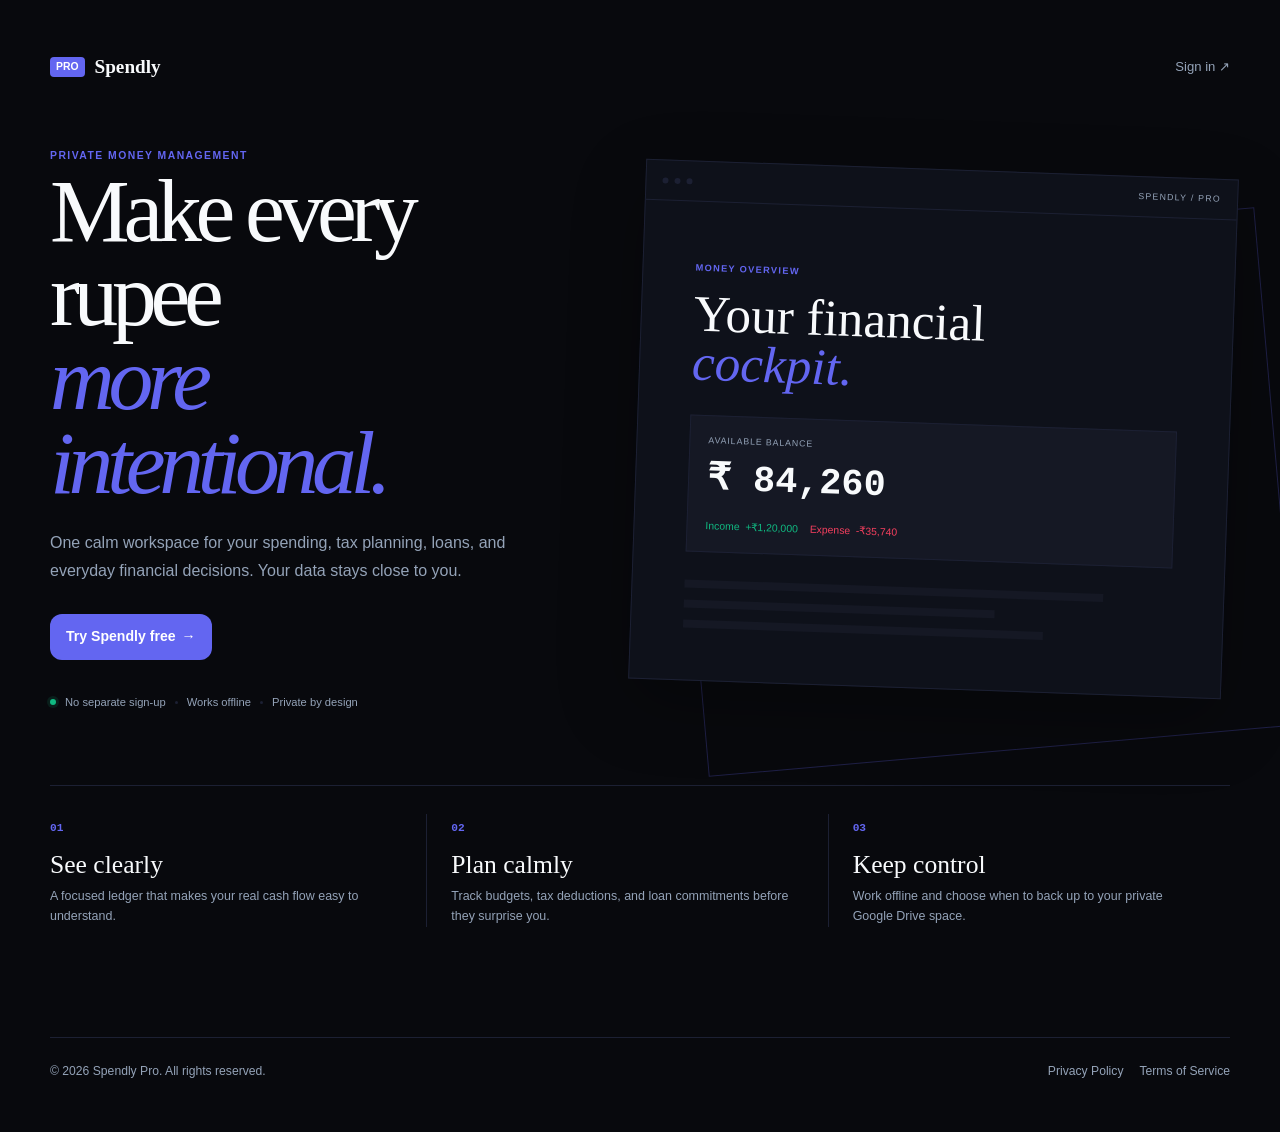
<file: index.html>
<!DOCTYPE html>
<html lang="en">
<head>
  <meta charset="UTF-8">
  <meta name="viewport" content="width=device-width, initial-scale=1.0, viewport-fit=cover">
  <meta name="theme-color" content="#08090d">
  <meta name="description" content="Spendly Pro is a private personal finance, tax, and commitments workspace.">
  <link rel="manifest" href="manifest.json">
  <link rel="stylesheet" href="css/styles.css?v=3.2.0">
  <title>Spendly Pro | Private money management</title>
</head>
<body class="marketing-body">
  <main class="marketing-page">
    <nav class="marketing-nav" aria-label="Marketing navigation">
      <a class="marketing-brand" href="index.html"><span class="brand-badge">PRO</span><strong>Spendly</strong></a>
      <a class="marketing-signin" href="login.html">Sign in <span>↗</span></a>
    </nav>
    <section class="marketing-hero" aria-labelledby="marketing-title">
      <div class="marketing-copy">
        <span class="eyebrow">PRIVATE MONEY MANAGEMENT</span>
        <h1 id="marketing-title">Make every rupee<br><em>more intentional.</em></h1>
        <p>One calm workspace for your spending, tax planning, loans, and everyday financial decisions. Your data stays close to you.</p>
        <div class="marketing-actions">
          <a class="btn-primary marketing-cta" href="login.html">Try Spendly free <span>→</span></a>
        </div>
        <div class="marketing-proof"><span class="status-dot"></span><span>No separate sign-up</span><span class="proof-divider"></span><span>Works offline</span><span class="proof-divider"></span><span>Private by design</span></div>
      </div>
      <div class="marketing-visual" aria-label="Spendly dashboard preview">
        <div class="preview-window">
          <div class="preview-top"><span class="preview-dot"></span><span class="preview-dot"></span><span class="preview-dot"></span><span class="preview-label">SPENDLY / PRO</span></div>
          <div class="preview-body"><span class="preview-eyebrow">MONEY OVERVIEW</span><strong>Your financial<br><em>cockpit.</em></strong><div class="preview-balance"><small>AVAILABLE BALANCE</small><b>₹ 84,260</b><div><span>Income&nbsp; +₹1,20,000</span><span>Expense&nbsp; -₹35,740</span></div></div><div class="preview-lines"><i></i><i></i><i></i></div></div>
        </div>
      </div>
    </section>
    <section class="marketing-features" aria-label="Spendly features">
      <article><span class="feature-number">01</span><h2>See clearly</h2><p>A focused ledger that makes your real cash flow easy to understand.</p></article>
      <article><span class="feature-number">02</span><h2>Plan calmly</h2><p>Track budgets, tax deductions, and loan commitments before they surprise you.</p></article>
      <article><span class="feature-number">03</span><h2>Keep control</h2><p>Work offline and choose when to back up to your private Google Drive space.</p></article>
    </section>
    
    <footer style="display: flex; justify-content: space-between; align-items: center; padding: 24px 0; border-top: 1px solid var(--border); margin-top: 40px; font-size: 0.76rem; color: var(--text-muted); flex-wrap: wrap; gap: 12px;">
      <span>© 2026 Spendly Pro. All rights reserved.</span>
      <div style="display: flex; gap: 16px;">
        <a href="privacy.html" style="color: inherit; text-decoration: none; transition: color var(--transition);">Privacy Policy</a>
        <a href="terms.html" style="color: inherit; text-decoration: none; transition: color var(--transition);">Terms of Service</a>
      </div>
    </footer>
  </main>
  <script>
    if ('serviceWorker' in navigator) {
      navigator.serviceWorker.register('sw.js?v=3.2.0')
        .then(reg => console.info('[Spendly:PWA] Service Worker registered successfully with scope:', reg.scope))
        .catch(err => console.error('[Spendly:PWA] Service Worker registration failed:', err));
    }
  </script>
</body>
</html>
</file>
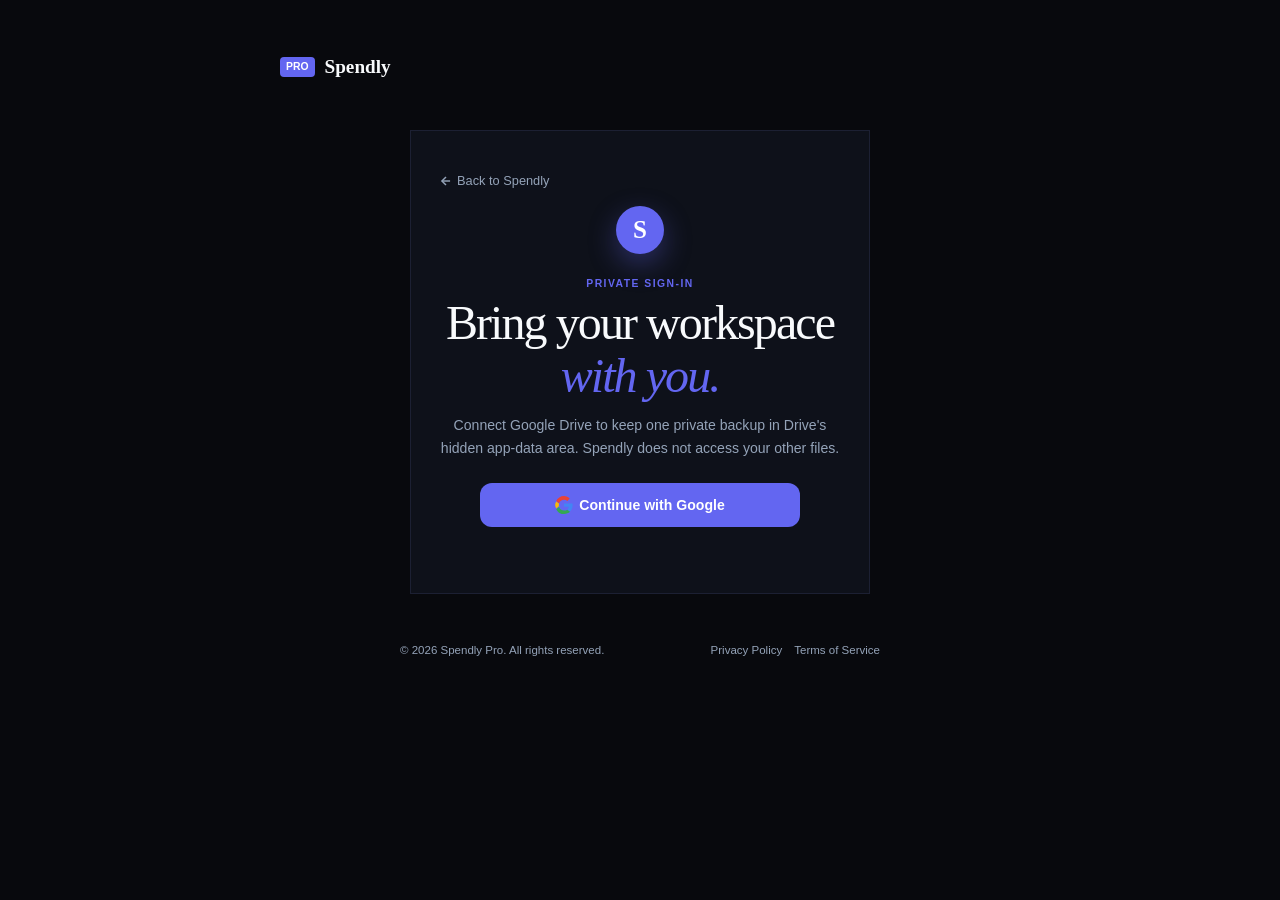
<file: login.html>
<!DOCTYPE html>
<html lang="en">
<head>
  <meta charset="UTF-8">
  <meta name="viewport" content="width=device-width, initial-scale=1.0, viewport-fit=cover">
  <meta name="theme-color" content="#08090d">
  <meta name="google-client-id" content="457752528049-p2o4m3ip72v5fl96u9glau80opr1nl8j.apps.googleusercontent.com">
  <link rel="manifest" href="manifest.json">
  <link rel="stylesheet" href="css/styles.css?v=3.2.0">
  <title>Sign in | Spendly Pro</title>
</head>
<body class="marketing-body">
  <main class="auth-page">
    <!-- Brand navigation header -->
    <nav class="marketing-nav" aria-label="Authentication navigation">
      <a class="marketing-brand" href="index.html"><span class="brand-badge">PRO</span><strong>Spendly</strong></a>
    </nav>
    
    <!-- Centered login card container -->
    <div class="auth-container">
      <section class="auth-panel" aria-labelledby="auth-title">
        <a class="back-link" href="index.html">
          <svg viewBox="0 0 24 24" width="14" height="14" stroke="currentColor" stroke-width="2.5" fill="none"><line x1="19" y1="12" x2="5" y2="12"/><polyline points="12 19 5 12 12 5"/></svg>
          <span>Back to Spendly</span>
        </a>
        
        <span class="welcome-mark">S</span>
        <span class="eyebrow">PRIVATE SIGN-IN</span>
        <h1 id="auth-title">Bring your workspace<br><em>with you.</em></h1>
        <p>Connect Google Drive to keep one private backup in Drive's hidden app-data area. Spendly does not access your other files.</p>
        
        <div class="auth-actions" style="justify-content: center;">
          <!-- Premium authentic Google Login Button -->
          <button class="btn-primary auth-google" onclick="signInWithGoogle()" style="max-width: 320px; margin: 0 auto;">
            <svg class="google-logo-svg" viewBox="0 0 24 24" width="18" height="18">
              <path fill="#ea4335" d="M12 5.04c1.7 0 3.2.6 4.4 1.7l3.3-3.3C17.7 1.5 15 0 12 0 7.3 0 3.4 2.7 1.6 6.6l3.9 3c.9-2.7 3.4-4.56 6.5-4.56z"/>
              <path fill="#4285f4" d="M23.5 12.3c0-.8-.1-1.7-.2-2.3H12v4.4h6.5c-.3 1.5-1.1 2.8-2.4 3.7l3.7 2.9c2.2-2 3.7-5 3.7-8.7z"/>
              <path fill="#fbbc05" d="M5.5 14.4c-.2-.6-.4-1.3-.4-2s.2-1.4.4-2l-3.9-3C.8 8.8.2 10.3.2 12c0 1.7.6 3.2 1.4 4.6l3.9-3.2z"/>
              <path fill="#34a853" d="M12 24c3.2 0 6-1.1 8-2.9l-3.7-2.9c-1.1.7-2.5 1.2-4.3 1.2-3.1 0-5.6-1.9-6.5-4.6l-3.9 3c1.8 3.9 5.7 6.6 10.4 6.6z"/>
            </svg>
            <span>Continue with Google</span>
          </button>
        </div>
        
        <div id="auth-status" class="welcome-auth-status" role="status" aria-live="polite"></div>
      </section>
    </div>
    <footer style="width: 100%; max-width: 480px; margin: 24px auto 0; display: flex; justify-content: space-between; align-items: center; font-size: 0.72rem; color: var(--text-muted);">
      <span>© 2026 Spendly Pro. All rights reserved.</span>
      <div style="display: flex; gap: 12px;">
        <a href="privacy.html" style="color: inherit; text-decoration: none;">Privacy Policy</a>
        <a href="terms.html" style="color: inherit; text-decoration: none;">Terms of Service</a>
      </div>
    </footer>
  </main>
  
  <script src="https://accounts.google.com/gsi/client" async defer></script>
  <script src="js/app.js?v=3.2.0"></script>
  <script>
    if ('serviceWorker' in navigator) {
      navigator.serviceWorker.register('sw.js?v=3.2.0')
        .then(reg => console.info('[Spendly:PWA] Service Worker registered successfully with scope:', reg.scope))
        .catch(err => console.error('[Spendly:PWA] Service Worker registration failed:', err));
    }
  </script>
</body>
</html>
</file>
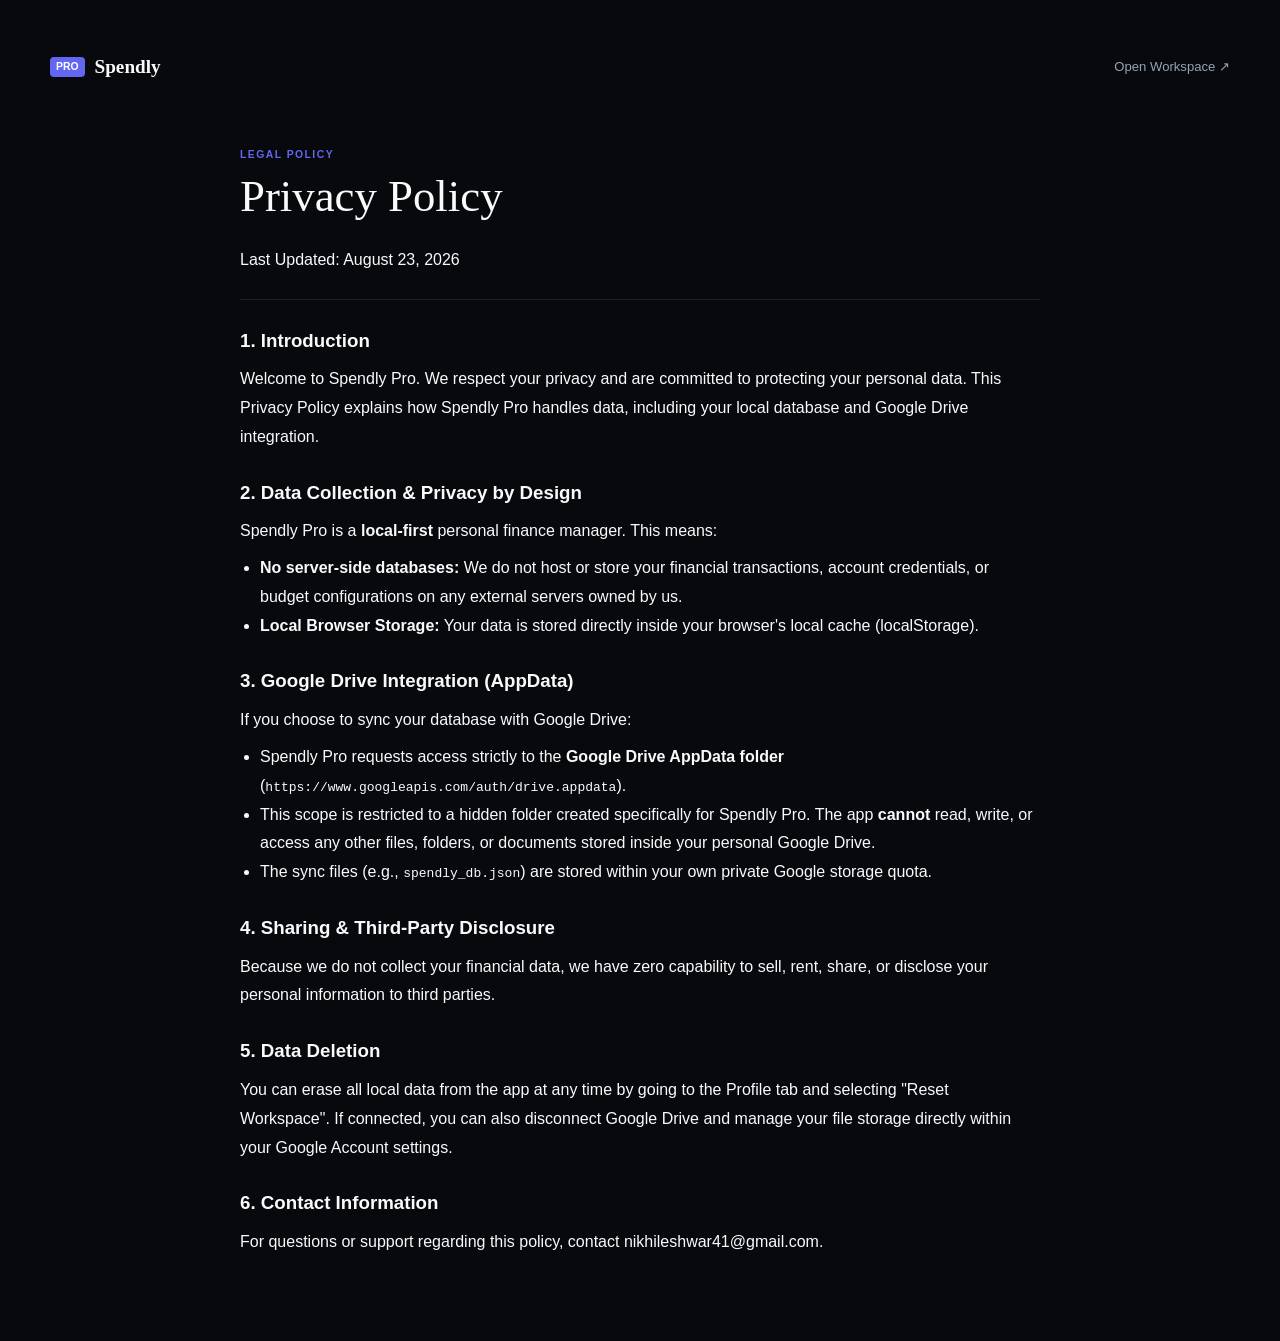
<file: privacy.html>
<!DOCTYPE html>
<html lang="en">
<head>
  <meta charset="UTF-8">
  <meta name="viewport" content="width=device-width, initial-scale=1.0, viewport-fit=cover">
  <meta name="theme-color" content="#08090d">
  <link rel="stylesheet" href="css/styles.css?v=3.2.0">
  <title>Privacy Policy | Spendly Pro</title>
</head>
<body class="marketing-body">
  <main class="marketing-page">
    <nav class="marketing-nav" aria-label="Privacy navigation">
      <a class="marketing-brand" href="index.html"><span class="brand-badge">PRO</span><strong>Spendly</strong></a>
      <a class="marketing-signin" href="login.html">Open Workspace <span>↗</span></a>
    </nav>
    <section class="marketing-hero" style="min-height: auto; display: block; padding: 40px 0;">
      <div style="max-width: 800px; margin: 0 auto; line-height: 1.8;">
        <span class="eyebrow">LEGAL POLICY</span>
        <h1 style="font: 500 2.8rem Georgia, serif; margin-bottom: 24px;">Privacy Policy</h1>
        <p class="text-muted">Last Updated: August 23, 2026</p>
        <hr style="border: 0; border-top: 1px solid var(--border); margin: 24px 0;">
        
        <h3 style="margin-top: 24px; margin-bottom: 8px;">1. Introduction</h3>
        <p style="margin-bottom: 16px;">Welcome to Spendly Pro. We respect your privacy and are committed to protecting your personal data. This Privacy Policy explains how Spendly Pro handles data, including your local database and Google Drive integration.</p>
        
        <h3 style="margin-top: 24px; margin-bottom: 8px;">2. Data Collection & Privacy by Design</h3>
        <p style="margin-bottom: 8px;">Spendly Pro is a <strong>local-first</strong> personal finance manager. This means:</p>
        <ul style="margin-left: 20px; margin-bottom: 16px;">
          <li><strong>No server-side databases:</strong> We do not host or store your financial transactions, account credentials, or budget configurations on any external servers owned by us.</li>
          <li><strong>Local Browser Storage:</strong> Your data is stored directly inside your browser's local cache (localStorage).</li>
        </ul>
        
        <h3 style="margin-top: 24px; margin-bottom: 8px;">3. Google Drive Integration (AppData)</h3>
        <p style="margin-bottom: 8px;">If you choose to sync your database with Google Drive:</p>
        <ul style="margin-left: 20px; margin-bottom: 16px;">
          <li>Spendly Pro requests access strictly to the <strong>Google Drive AppData folder</strong> (<code>https://www.googleapis.com/auth/drive.appdata</code>).</li>
          <li>This scope is restricted to a hidden folder created specifically for Spendly Pro. The app <strong>cannot</strong> read, write, or access any other files, folders, or documents stored inside your personal Google Drive.</li>
          <li>The sync files (e.g., <code>spendly_db.json</code>) are stored within your own private Google storage quota.</li>
        </ul>
        
        <h3 style="margin-top: 24px; margin-bottom: 8px;">4. Sharing & Third-Party Disclosure</h3>
        <p style="margin-bottom: 16px;">Because we do not collect your financial data, we have zero capability to sell, rent, share, or disclose your personal information to third parties.</p>
        
        <h3 style="margin-top: 24px; margin-bottom: 8px;">5. Data Deletion</h3>
        <p style="margin-bottom: 16px;">You can erase all local data from the app at any time by going to the Profile tab and selecting "Reset Workspace". If connected, you can also disconnect Google Drive and manage your file storage directly within your Google Account settings.</p>
        
        <h3 style="margin-top: 24px; margin-bottom: 8px;">6. Contact Information</h3>
        <p style="margin-bottom: 16px;">For questions or support regarding this policy, contact nikhileshwar41@gmail.com.</p>
      </div>
    </section>
  </main>
</body>
</html>
</file>
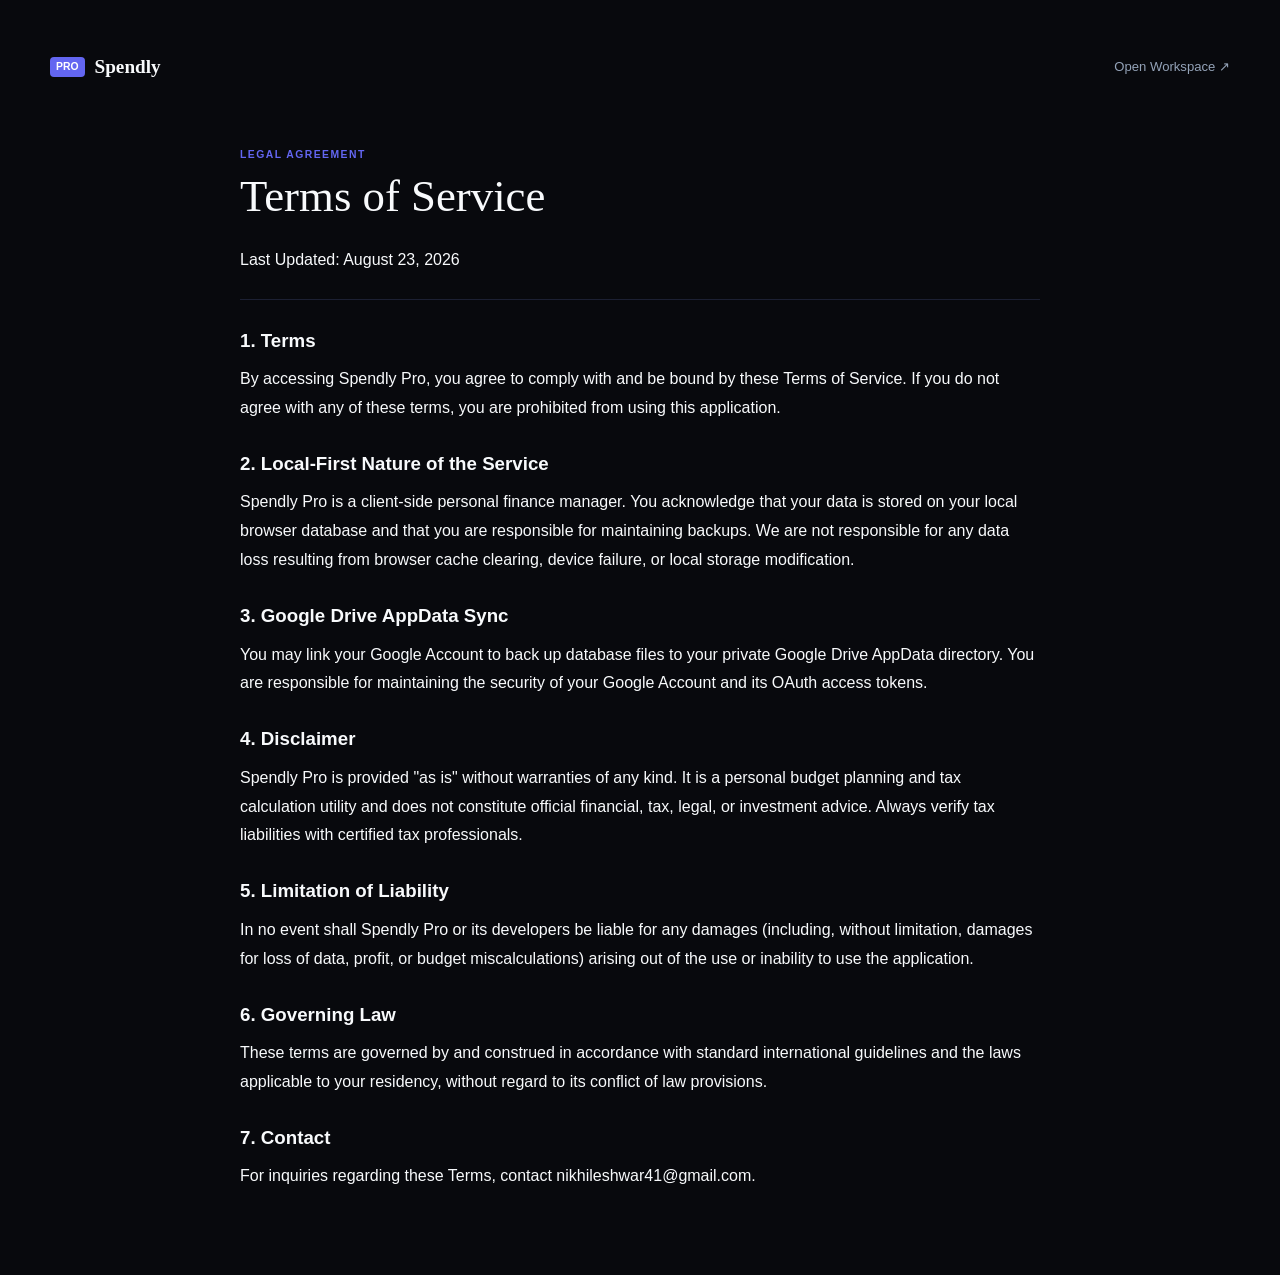
<file: terms.html>
<!DOCTYPE html>
<html lang="en">
<head>
  <meta charset="UTF-8">
  <meta name="viewport" content="width=device-width, initial-scale=1.0, viewport-fit=cover">
  <meta name="theme-color" content="#08090d">
  <link rel="stylesheet" href="css/styles.css?v=3.2.0">
  <title>Terms of Service | Spendly Pro</title>
</head>
<body class="marketing-body">
  <main class="marketing-page">
    <nav class="marketing-nav" aria-label="Terms navigation">
      <a class="marketing-brand" href="index.html"><span class="brand-badge">PRO</span><strong>Spendly</strong></a>
      <a class="marketing-signin" href="login.html">Open Workspace <span>↗</span></a>
    </nav>
    <section class="marketing-hero" style="min-height: auto; display: block; padding: 40px 0;">
      <div style="max-width: 800px; margin: 0 auto; line-height: 1.8;">
        <span class="eyebrow">LEGAL AGREEMENT</span>
        <h1 style="font: 500 2.8rem Georgia, serif; margin-bottom: 24px;">Terms of Service</h1>
        <p class="text-muted">Last Updated: August 23, 2026</p>
        <hr style="border: 0; border-top: 1px solid var(--border); margin: 24px 0;">
        
        <h3 style="margin-top: 24px; margin-bottom: 8px;">1. Terms</h3>
        <p style="margin-bottom: 16px;">By accessing Spendly Pro, you agree to comply with and be bound by these Terms of Service. If you do not agree with any of these terms, you are prohibited from using this application.</p>
        
        <h3 style="margin-top: 24px; margin-bottom: 8px;">2. Local-First Nature of the Service</h3>
        <p style="margin-bottom: 16px;">Spendly Pro is a client-side personal finance manager. You acknowledge that your data is stored on your local browser database and that you are responsible for maintaining backups. We are not responsible for any data loss resulting from browser cache clearing, device failure, or local storage modification.</p>
        
        <h3 style="margin-top: 24px; margin-bottom: 8px;">3. Google Drive AppData Sync</h3>
        <p style="margin-bottom: 16px;">You may link your Google Account to back up database files to your private Google Drive AppData directory. You are responsible for maintaining the security of your Google Account and its OAuth access tokens.</p>
        
        <h3 style="margin-top: 24px; margin-bottom: 8px;">4. Disclaimer</h3>
        <p style="margin-bottom: 16px;">Spendly Pro is provided "as is" without warranties of any kind. It is a personal budget planning and tax calculation utility and does not constitute official financial, tax, legal, or investment advice. Always verify tax liabilities with certified tax professionals.</p>
        
        <h3 style="margin-top: 24px; margin-bottom: 8px;">5. Limitation of Liability</h3>
        <p style="margin-bottom: 16px;">In no event shall Spendly Pro or its developers be liable for any damages (including, without limitation, damages for loss of data, profit, or budget miscalculations) arising out of the use or inability to use the application.</p>
        
        <h3 style="margin-top: 24px; margin-bottom: 8px;">6. Governing Law</h3>
        <p style="margin-bottom: 16px;">These terms are governed by and construed in accordance with standard international guidelines and the laws applicable to your residency, without regard to its conflict of law provisions.</p>
        
        <h3 style="margin-top: 24px; margin-bottom: 8px;">7. Contact</h3>
        <p style="margin-bottom: 16px;">For inquiries regarding these Terms, contact nikhileshwar41@gmail.com.</p>
      </div>
    </section>
  </main>
</body>
</html>
</file>
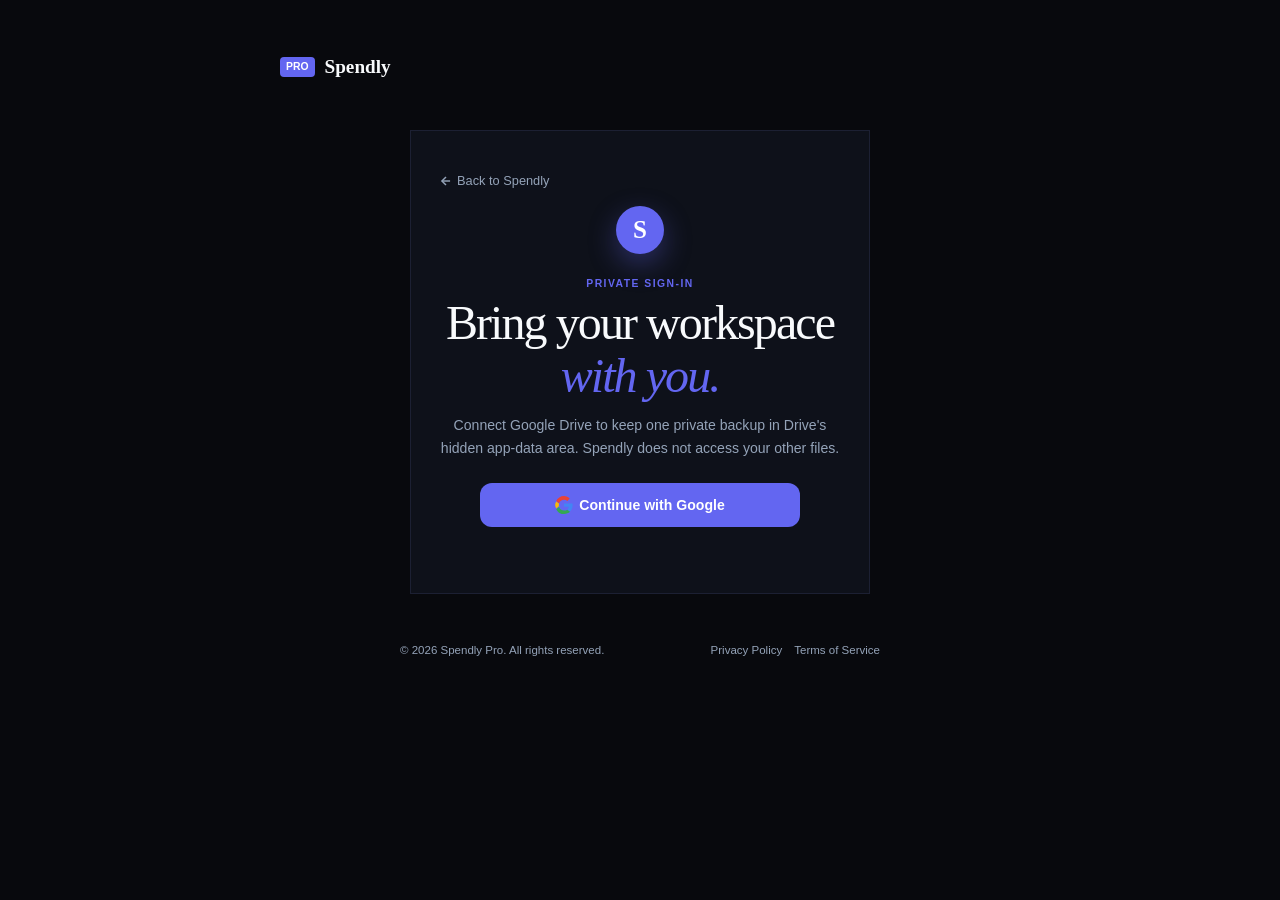
<file: workspace.html>
<!DOCTYPE html>
<html lang="en">
<head>
  <meta charset="UTF-8">
  <meta name="viewport" content="width=device-width, initial-scale=1.0, viewport-fit=cover">
  <title>Spendly Pro — Workspace</title>
  <meta name="google-client-id" content="457752528049-p2o4m3ip72v5fl96u9glau80opr1nl8j.apps.googleusercontent.com">
  <link rel="manifest" href="manifest.json">
  <meta name="theme-color" content="#08090d">
  <link rel="stylesheet" href="css/styles.css?v=3.2.0">
</head>
<body>
  <div id="app" class="app-container">
    <!-- Top Header -->
    <header class="app-header">
      <div class="brand">
        <span class="brand-badge">PRO</span>
        <h1>Spendly</h1>
      </div>
      <div class="header-actions">
        <button id="theme-toggle-header" class="icon-btn theme-toggle-btn" aria-label="Toggle Theme" title="Toggle Theme">
          <svg class="sun-icon" viewBox="0 0 24 24" width="18" height="18" stroke="currentColor" stroke-width="2" fill="none"><circle cx="12" cy="12" r="5"/><path d="M12 1v2M12 21v2M4.22 4.22l1.42 1.42M18.36 18.36l1.42 1.42M1 12h2M21 12h2M4.22 19.78l1.42-1.42M18.36 5.64l1.42-1.42"/></svg>
          <svg class="moon-icon" viewBox="0 0 24 24" width="18" height="18" stroke="currentColor" stroke-width="2" fill="none"><path d="M21 12.79A9 9 0 1 1 11.21 3 7 7 0 0 0 21 12.79z"/></svg>
        </button>
        <button id="btn-header-logout" class="icon-btn" aria-label="Sign Out" onclick="logoutUser()" title="Sign Out">
          <svg viewBox="0 0 24 24" width="18" height="18" stroke="currentColor" stroke-width="2" fill="none">
            <path d="M9 21H5a2 2 0 0 1-2-2V5a2 2 0 0 1 2-2h4"></path>
            <polyline points="16 17 21 12 16 7"></polyline>
            <line x1="21" y1="12" x2="9" y2="12"></line>
          </svg>
        </button>
      </div>
    </header>

    <!-- Main Views Container -->
    <main id="main-viewport">
      <!-- VIEW: Dashboard -->
      <section id="view-dashboard" class="app-view active" aria-labelledby="dash-hero-title">
        <div class="view-heading">
          <div>
            <span class="eyebrow">MONEY OVERVIEW</span>
            <h2 id="dash-hero-title">Financial Cockpit</h2>
            <p>Real-time cash flow and double-entry liquidity tracker.</p>
          </div>
          <div id="global-status-chip" class="status-chip offline"><span class="status-dot"></span><span>Local-first</span></div>
        </div>

        <!-- Hero Balance Card -->
        <div class="hero-card">
          <span class="hero-label">Available Balance</span>
          <div class="hero-value" id="hero-avail-bal">₹ 0.00</div>
          <div class="hero-stats">
            <div class="hero-stat-item">
              <span class="stat-lbl">Income</span>
              <strong id="hero-inc-val" class="text-income">+₹0.00</strong>
            </div>
            <div class="hero-stat-item">
              <span class="stat-lbl">Expense</span>
              <strong id="hero-exp-val" class="text-expense">-₹0.00</strong>
            </div>
          </div>
        </div>

        <!-- Account Balances Manager & Filter -->
        <div class="dashboard-account-controls">
          <div class="input-well filter-well">
            <label for="dash-account-filter">Filtered Account View</label>
            <div class="select-wrapper">
              <select id="dash-account-filter" onchange="renderDashboard()">
                <option value="ALL">All Accounts</option>
              </select>
              <svg class="chevron" viewBox="0 0 24 24" width="16" height="16" stroke="currentColor" stroke-width="2" fill="none"><polyline points="6 9 12 15 18 9"/></svg>
            </div>
          </div>
        </div>

        <!-- Account Balances Card -->
        <div class="content-card" style="margin-bottom: 18px;">
          <div class="card-header">
            <h3>Account Balances</h3>
          </div>
          <div id="dashboard-balances-list" class="account-balances-grid">
            <!-- Rendered in real-time -->
          </div>
        </div>

        <!-- Monthly Category Budgets Tracker -->
        <div class="content-card" style="margin-bottom: 18px;">
          <div class="card-header">
            <h3>Category Budgets</h3>
            <button class="btn-primary mini" onclick="openBudgetModal()">+ Set Limit</button>
          </div>
          <div id="budget-gauges-list" class="budget-gauges-grid">
            <div class="empty-state">No category limits configured.</div>
          </div>
        </div>

        <!-- Real-Time Monthly Transaction Ledger -->
        <div class="content-card">
          <div class="card-header">
            <h3>Recent Ledger</h3>
            <button class="btn-primary mini" onclick="openTxnModal()">+ New Entry</button>
          </div>
          <div id="dashboard-txns-list" class="txns-list">
            <div class="empty-state">No transactions recorded this month.</div>
          </div>
        </div>
      </section>

      <!-- VIEW: Tax & ITR Optimizer -->
      <section id="view-itr" class="app-view" aria-labelledby="tax-title">
        <div class="view-heading compact-heading">
          <div>
            <span class="eyebrow">STATUTORY CA OPTIMIZER</span>
            <h2 id="tax-title">Tax Center</h2>
            <p>Indian Income Tax Act (Budget 2025 Slabs & Relief Formulae).</p>
          </div>
        </div>

        <!-- Regime Selector & Controls -->
        <div class="segmented-control" id="tax-regime-switcher">
          <div class="segment-glider"></div>
          <button type="button" class="segment-btn active" data-regime="new" onclick="setTaxRegime('new')">New Regime (Default)</button>
          <button type="button" class="segment-btn" data-regime="old" onclick="setTaxRegime('old')">Old Regime</button>
        </div>

        <div class="content-card" style="margin-top: 14px;">
          <div class="tax-controls-grid">
            <div class="input-well">
              <label for="itr-fy-select">Assessment Financial Year</label>
              <div class="select-wrapper">
                <select id="itr-fy-select" onchange="calculateTaxCenter()">
                  <option value="2027">FY 2026-27 (AY 2027-28)</option>
                  <option value="2026" selected>FY 2025-26 (AY 2026-27)</option>
                  <option value="2025">FY 2024-25 (AY 2025-26)</option>
                </select>
                <svg class="chevron" viewBox="0 0 24 24" width="16" height="16" stroke="currentColor" stroke-width="2" fill="none"><polyline points="6 9 12 15 18 9"/></svg>
              </div>
            </div>

            <div class="checkbox-row" style="margin-top: 10px;">
              <label class="custom-checkbox">
                <input type="checkbox" id="itr-senior-parent" onchange="calculateTaxCenter()">
                <span class="checkbox-box"></span>
                <span>Parents are Senior Citizens (Sec 80D limit up to ₹50k)</span>
              </label>
            </div>
          </div>

          <div class="tax-summary-panel">
            <div class="tax-summary-row">
              <span>Gross Income</span>
              <strong id="tax-gross-income">₹ 0.00</strong>
            </div>
            <div class="tax-summary-row">
              <span>Total Deductions & Exemptions</span>
              <strong id="tax-total-deductions" class="text-income">₹ 0.00</strong>
            </div>
            <div class="tax-summary-row highlight">
              <span>Estimated Tax Liability</span>
              <strong id="tax-net-liability" class="text-expense">₹ 0.00</strong>
            </div>
          </div>
        </div>

        <!-- Deductions Utilization -->
        <div class="content-card">
          <div class="card-header">
            <h3>Deduction Utilization</h3>
          </div>
          <div id="itr-deductions-breakdown" class="deductions-list"></div>
        </div>
      </section>

      <!-- VIEW: Loans & EMIs -->
      <section id="view-loans" class="app-view" aria-labelledby="loans-title">
        <div class="view-heading compact-heading"><div><span class="eyebrow">COMMITMENTS</span><h2 id="loans-title">Stay ahead of repayments.</h2><p>Track every EMI and see how much time is left.</p></div></div>
        <div class="content-card">
          <div class="card-header">
            <h3>Active Loans & Payoffs</h3>
            <button class="btn-primary mini" onclick="openLoanModal()">+ New Loan</button>
          </div>
          <div id="loans-cards-list" class="loans-grid">
            <div class="empty-state">No active loans being tracked.</div>
          </div>
        </div>
      </section>

      <!-- VIEW: Profile & Account Settings -->
      <section id="view-profile" class="app-view">
        <div class="view-heading compact-heading">
          <div>
            <span class="eyebrow">PROFILE WORKSPACE</span>
            <h2>My Profile</h2>
            <p>Manage accounts, preferences, private cloud backups, and data controls.</p>
          </div>
        </div>

        <!-- 1. Google Account Connection Card -->
        <div class="content-card">
          <div class="card-header">
            <h3>Google Account</h3>
            <span id="gdrive-status-badge" class="badge-status">Not connected</span>
          </div>
          <p class="card-desc">Connect your Google account to back up your encrypted workspace directly to your private Google Drive AppData folder.</p>
          
          <div id="gdrive-profile-card" class="gdrive-profile-card" style="display:none">
            <img id="gdrive-avatar" class="gdrive-avatar" src="" alt="Google Profile Avatar">
            <div class="gdrive-user-details">
              <strong id="gdrive-username">Name</strong>
              <span id="gdrive-email">Email</span>
            </div>
          </div>
          
          <div class="card-footer-actions" style="display:flex; gap:10px; flex-wrap:wrap;">
            <button id="btn-gdrive-toggle" class="btn-primary" onclick="handleGoogleSignIn()">Connect Google Drive</button>
            <button id="btn-gdrive-logout" class="btn-secondary" onclick="logoutUser()">Sign Out</button>
          </div>
        </div>

        <!-- 2. Google Drive AppData Cloud Backup Operations -->
        <div class="content-card" id="card-gdrive-sync" style="display:none">
          <div class="card-header">
            <h3>Private Backup & Restore</h3>
          </div>
          <p class="card-desc">Back up your ledger, budgets, and loans snapshot or restore a previous cloud backup snapshot.</p>
          <div class="card-footer-actions">
            <button id="btn-gdrive-sync" class="btn-primary" onclick="syncWithGoogleDrive(true)">Back Up Now</button>
            <button id="btn-gdrive-restore" class="btn-secondary" onclick="restoreDriveBackup()">Restore Backup</button>
          </div>
        </div>

        <!-- 3. Personal Setup (My Accounts) -->
        <div class="content-card">
          <div class="card-header">
            <h3>Personal Accounts</h3>
          </div>
          <p class="card-desc">Keep your bank accounts, cards, and cash wallets organized for accurate balances.</p>
          <div id="accounts-management-list" class="accounts-list">
            <!-- Dynamic account pills rendered here -->
          </div>
          <div class="account-add-form">
            <input type="text" id="new-account-name" placeholder="e.g. Salary Account" required>
            <button class="btn-primary mini" onclick="addNewAccount()">Add Account</button>
          </div>
        </div>

        <!-- 4. Preferences & Data Controls -->
        <div class="content-card">
          <div class="card-header">
            <h3>Preferences & Data Controls</h3>
          </div>
          <div style="display:flex; justify-content:space-between; align-items:center; margin-bottom:16px;">
            <div>
              <strong>Visual Theme</strong>
              <p class="card-desc" style="margin-bottom:0;">Switch between dark obsidian and pearl light modes.</p>
            </div>
            <button id="theme-toggle-settings" class="btn-secondary mini theme-toggle-btn">Toggle Theme</button>
          </div>

          <div style="display:flex; justify-content:space-between; align-items:center; margin-bottom:16px; border-top:1px solid var(--border); padding-top:16px; flex-wrap:wrap; gap:12px;">
            <div>
              <strong>Offline JSON Backup</strong>
              <p class="card-desc" style="margin-bottom:0;">Save an unencrypted JSON file of your ledger to your device or restore one.</p>
            </div>
            <div style="display:flex; gap:8px;">
              <button class="btn-secondary mini" onclick="exportLocalBackup()">Export JSON</button>
              <button class="btn-secondary mini" onclick="document.getElementById('import-json-input').click()">Import JSON</button>
              <input type="file" id="import-json-input" accept=".json" style="display:none" onchange="importLocalBackup(this.files[0])">
            </div>
          </div>
          
          <div class="settings-row danger-zone" style="margin-top:16px; border-top:1px solid var(--border); padding-top:16px; display:flex; justify-content:space-between; align-items:center;">
            <div>
              <strong style="color:var(--expense); font-size:0.85rem;">Danger Zone</strong>
              <p class="card-desc" style="margin-bottom:0;">Reset workspace. This clears all local ledger records and configurations.</p>
            </div>
            <button class="btn-primary" style="background:var(--expense); width:auto; border:none; padding:8px 14px; font-size:0.8rem;" onclick="resetWorkspace()">Reset Workspace</button>
          </div>
        </div>

        <!-- 5. PhonePe Statement Ingestion -->
        <div class="content-card">
          <div class="card-header">
            <h3>PhonePe Statement Ingestion</h3>
          </div>
          <p class="card-desc">Direct in-browser statement reader. 100% private. Data is parsed locally on your device.</p>
          <div class="dropzone" id="phonepe-dropzone" onclick="document.getElementById('phonepe-file-input').click()">
            <svg viewBox="0 0 24 24" width="36" height="36" stroke="currentColor" stroke-width="1.5" fill="none"><path d="M21 15v4a2 2 0 0 1-2 2H5a2 2 0 0 1-2-2v-4"/><polyline points="17 8 12 3 7 8"/><line x1="12" y1="3" x2="12" y2="15"/></svg>
            <div class="dropzone-text">
              <strong>Select or Drop PhonePe CSV</strong>
              <span>Processes statements with automatic deduplication</span>
            </div>
            <input type="file" id="phonepe-file-input" accept=".csv" style="display:none" onchange="handlePhonePeFile(this.files[0])">
          </div>
        </div>
      </section>
    </main>

    <!-- Floating Bottom Navigation -->
    <nav class="bottom-nav">
      <button class="nav-item active" onclick="switchView('dashboard')">
        <svg viewBox="0 0 24 24" width="20" height="20" stroke="currentColor" stroke-width="2" fill="none"><rect x="3" y="3" width="7" height="7"/><rect x="14" y="3" width="7" height="7"/><rect x="14" y="14" width="7" height="7"/><rect x="3" y="14" width="7" height="7"/></svg>
        <span>Ledger</span>
      </button>
      <button class="nav-item" onclick="switchView('itr')">
        <svg viewBox="0 0 24 24" width="20" height="20" stroke="currentColor" stroke-width="2" fill="none"><path d="M14 2H6a2 2 0 0 0-2 2v16a2 2 0 0 0 2 2h12a2 2 0 0 0 2-2V8z"/><polyline points="14 2 14 8 20 8"/><line x1="16" y1="13" x2="8" y2="13"/><line x1="16" y1="17" x2="8" y2="17"/></svg>
        <span>Tax ITR</span>
      </button>
      <button class="nav-item" onclick="switchView('loans')">
        <svg viewBox="0 0 24 24" width="20" height="20" stroke="currentColor" stroke-width="2" fill="none"><circle cx="12" cy="12" r="10"/><path d="M16 8h-6a2 2 0 1 0 0 4h4a2 2 0 1 1 0 4H8"/><line x1="12" y1="6" x2="12" y2="8"/><line x1="12" y1="16" x2="12" y2="18"/></svg>
        <span>Loans</span>
      </button>
      <button class="nav-item" onclick="switchView('profile')">
        <svg viewBox="0 0 24 24" width="20" height="20" stroke="currentColor" stroke-width="2" fill="none"><path d="M20 21v-2a4 4 0 0 0-4-4H8a4 4 0 0 0-4 4v2"/><circle cx="12" cy="7" r="4"/></svg>
        <span>Profile</span>
      </button>
    </nav>

    <!-- MODAL: Transaction Entry & Internal Transfers -->
    <div id="modal-txn" class="modal-backdrop">
      <div class="modal-container">
        <div class="modal-header">
          <h3 id="modal-txn-title">New Entry</h3>
          <button class="close-btn" aria-label="Close transaction dialog" onclick="closeTxnModal()">✕</button>
        </div>

        <div class="segmented-control" id="txn-type-glider-bar">
          <div class="segment-glider"></div>
          <button type="button" class="segment-btn active" data-type="expense" onclick="setTxnType('expense')">Expense</button>
          <button type="button" class="segment-btn" data-type="income" onclick="setTxnType('income')">Income</button>
          <button type="button" class="segment-btn" data-type="transfer" onclick="setTxnType('transfer')">Transfer</button>
          <button type="button" class="segment-btn" data-type="investment" onclick="setTxnType('investment')">Invest</button>
        </div>

        <form id="form-txn" onsubmit="submitTxnForm(event)">
          <div class="input-well">
            <label for="txn-amount">Amount (INR)</label>
            <input type="number" step="0.01" id="txn-amount" placeholder="0.00" required>
          </div>

          <!-- Normal Account Select -->
          <div id="wrap-single-account" class="input-well">
            <label for="txn-account">Account</label>
            <div class="select-wrapper">
              <select id="txn-account"></select>
              <svg class="chevron" viewBox="0 0 24 24" width="16" height="16" stroke="currentColor" stroke-width="2" fill="none"><polyline points="6 9 12 15 18 9"/></svg>
            </div>
          </div>

          <!-- Transfer Dual-Account Selection -->
          <div id="wrap-transfer-accounts" class="transfer-accounts-grid" style="display:none">
            <div class="input-well">
              <label for="txn-from-account">From Account</label>
              <div class="select-wrapper">
                <select id="txn-from-account"></select>
                <svg class="chevron" viewBox="0 0 24 24" width="16" height="16" stroke="currentColor" stroke-width="2" fill="none"><polyline points="6 9 12 15 18 9"/></svg>
              </div>
            </div>
            <div class="input-well">
              <label for="txn-to-account">To Account</label>
              <div class="select-wrapper">
                <select id="txn-to-account"></select>
                <svg class="chevron" viewBox="0 0 24 24" width="16" height="16" stroke="currentColor" stroke-width="2" fill="none"><polyline points="6 9 12 15 18 9"/></svg>
              </div>
            </div>
          </div>

          <div id="wrap-category" class="input-well">
            <label for="txn-category">Category</label>
            <div class="select-wrapper">
              <select id="txn-category"></select>
              <svg class="chevron" viewBox="0 0 24 24" width="16" height="16" stroke="currentColor" stroke-width="2" fill="none"><polyline points="6 9 12 15 18 9"/></svg>
            </div>
          </div>

          <div id="wrap-tax-section" class="input-well">
            <label for="txn-tax-sec">Tax Exemption Section</label>
            <div class="select-wrapper">
              <select id="txn-tax-sec">
                <option value="None">None</option>
                <option value="80C">Section 80C (PPF, ELSS, EPF)</option>
                <option value="80D">Section 80D (Health Insurance)</option>
                <option value="80E">Section 80E (Education Loan)</option>
                <option value="80G">Section 80G (Charity/Donations)</option>
                <option value="80TTA">Section 80TTA (Savings Interest)</option>
                <option value="80CCD">Section 80CCD (NPS Tier-1)</option>
                <option value="24b">Section 24(b) (Home Loan Interest)</option>
                <option value="HRA">House Rent Allowance (HRA)</option>
              </select>
              <svg class="chevron" viewBox="0 0 24 24" width="16" height="16" stroke="currentColor" stroke-width="2" fill="none"><polyline points="6 9 12 15 18 9"/></svg>
            </div>
          </div>

          <div class="input-well">
            <label for="txn-desc">Description / Note</label>
            <input type="text" id="txn-desc" placeholder="Merchant or description" required>
          </div>

          <div class="input-well">
            <label for="txn-date">Date</label>
            <input type="date" id="txn-date" required>
          </div>

          <div class="modal-footer">
            <button type="button" class="btn-secondary" onclick="closeTxnModal()">Cancel</button>
            <button type="submit" class="btn-primary">Save Record</button>
          </div>
        </form>
      </div>
    </div>

    <!-- MODAL: Category Budget -->
    <div id="modal-budget" class="modal-backdrop" role="dialog" aria-modal="true" aria-labelledby="budget-modal-title">
      <div class="modal-container">
        <div class="modal-header">
          <div><span class="modal-kicker">MONTHLY PLAN</span><h3 id="budget-modal-title">Set a category limit</h3></div>
          <button class="close-btn" aria-label="Close budget dialog" onclick="closeBudgetModal()">✕</button>
        </div>
        <form id="form-budget" onsubmit="submitBudgetForm(event)">
          <div class="input-well"><label for="budget-category">Category</label><div class="select-wrapper"><select id="budget-category"></select><svg class="chevron" viewBox="0 0 24 24" width="16" height="16" stroke="currentColor" stroke-width="2" fill="none"><polyline points="6 9 12 15 18 9"/></svg></div></div>
          <div class="input-well"><label for="budget-limit">Monthly limit (INR)</label><input type="number" id="budget-limit" min="1" step="0.01" placeholder="5000" required></div>
          <div class="modal-footer"><button type="button" class="btn-secondary" onclick="closeBudgetModal()">Cancel</button><button type="submit" class="btn-primary">Save limit</button></div>
        </form>
      </div>
    </div>

    <!-- MODAL: Add Loan -->
    <div id="modal-loan" class="modal-backdrop">
      <div class="modal-container">
        <div class="modal-header">
          <h3 id="loan-modal-title">Track Loan / EMI</h3>
          <button class="close-btn" aria-label="Close loan dialog" onclick="closeLoanModal()">✕</button>
        </div>
        <form id="form-loan" onsubmit="submitLoanForm(event)">
          <div class="input-well">
            <label for="loan-name">Loan Identifier / Lender</label>
            <input type="text" id="loan-name" placeholder="HDFC Home Loan" required>
          </div>
          <div class="input-well">
            <label for="loan-type-select">Loan Classification</label>
            <div class="select-wrapper">
              <select id="loan-type-select">
                <option value="home">Home Loan (Eligible for Sec 24b)</option>
                <option value="education">Education Loan (Eligible for Sec 80E)</option>
                <option value="auto">Auto / Vehicle Loan</option>
                <option value="personal">Personal Loan</option>
                <option value="other">Other</option>
              </select>
              <svg class="chevron" viewBox="0 0 24 24" width="16" height="16" stroke="currentColor" stroke-width="2" fill="none"><polyline points="6 9 12 15 18 9"/></svg>
            </div>
          </div>
          <div class="input-well">
            <label for="loan-total">Original Loan Amount (₹)</label>
            <input type="number" step="0.01" id="loan-total" required>
          </div>
          <div class="input-well">
            <label for="loan-emi">Monthly EMI Amount (₹)</label>
            <input type="number" step="0.01" id="loan-emi" required>
          </div>
          <div class="input-well">
            <label for="loan-tenure">Tenure (Months)</label>
            <input type="number" id="loan-tenure" required>
          </div>
          <div class="modal-footer">
            <button type="button" class="btn-secondary" onclick="closeLoanModal()">Cancel</button>
            <button type="submit" class="btn-primary">Track Loan</button>
          </div>
        </form>
      </div>
    </div>

    <!-- MODAL: PhonePe Statement Import Summary -->
    <div id="modal-phonepe-summary" class="modal-backdrop">
      <div class="modal-container">
        <div class="modal-header">
          <h3>PhonePe Import Summary</h3>
          <button class="close-btn" aria-label="Close import dialog" onclick="closePhonePeModal()">✕</button>
        </div>
        <div class="import-summary-body">
          <div class="summary-stats-grid">
            <div class="summary-stat-box">
              <span class="stat-num" id="imp-total-rows">0</span>
              <span class="stat-lbl">Analyzed</span>
            </div>
            <div class="summary-stat-box green">
              <span class="stat-num" id="imp-new-rows">0</span>
              <span class="stat-lbl">Ready to Add</span>
            </div>
            <div class="summary-stat-box yellow">
              <span class="stat-num" id="imp-dup-rows">0</span>
              <span class="stat-lbl">Skipped Dups</span>
            </div>
          </div>
          <p class="import-summary-note">All records are parsed client-side and matched against existing IDs to prevent duplicates.</p>
        </div>
        <div class="modal-footer">
          <button type="button" class="btn-secondary" onclick="closePhonePeModal()">Discard</button>
          <button type="button" id="btn-confirm-import" class="btn-primary" onclick="executePhonePeImport()">Confirm & Sync</button>
        </div>
      </div>
    </div>

    <!-- Toast Notifications -->
    <div id="toast" class="toast"></div>
  </div>

  <script src="https://accounts.google.com/gsi/client" async defer></script>
  <script src="js/app.js?v=3.2.0"></script>
  <script>
    if ('serviceWorker' in navigator) {
      navigator.serviceWorker.register('sw.js?v=3.2.0')
        .then(reg => console.info('[Spendly:PWA] Service Worker registered successfully with scope:', reg.scope))
        .catch(err => console.error('[Spendly:PWA] Service Worker registration failed:', err));
    }
  </script>
</body>
</html>
</file>
<file: css/styles.css>
/* ==========================================================================
   Spendly Pro (v3.0.0) — Modern Bespoke Fintech Styling
   ========================================================================== */

:root {
  /* Obsidian Dark (Default) */
  --bg: #08090d;
  --surface: #0e111a;
  --surface-subtle: #151824;
  --border: #1c2033;
  --text: #f8fafc;
  --text-muted: #94a3b8;
  
  --accent: #6366f1;
  --accent-glow: rgba(99, 102, 241, 0.35);
  --accent-dim: rgba(99, 102, 241, 0.14);
  
  --income: #10b981;
  --income-dim: rgba(16, 185, 129, 0.12);
  --expense: #f43f5e;
  --expense-dim: rgba(244, 63, 94, 0.12);
  --transfer: #38bdf8;
  --transfer-dim: rgba(56, 189, 248, 0.12);
  --invest: #a855f7;
  --invest-dim: rgba(168, 85, 247, 0.12);
  --caution: #eab308;
  
  --radius-sm: 8px;
  --radius-md: 12px;
  --radius-lg: 16px;
  --font-mono: 'SFMono-Regular', Consolas, 'Liberation Mono', Menlo, monospace;
}

body.light-mode {
  /* Pearl Light (WCAG 2.1 AA Compliant >= 4.5:1) */
  --bg: #f8fafc;
  --surface: #ffffff;
  --surface-subtle: #f1f5f9;
  --border: #e2e8f0;
  --text: #0f172a;
  --text-muted: #64748b;
  
  --accent: #4f46e5;
  --accent-glow: rgba(79, 70, 229, 0.25);
  --accent-dim: rgba(79, 70, 229, 0.1);
  
  --income: #059669;
  --income-dim: rgba(5, 150, 105, 0.1);
  --expense: #dc2626;
  --expense-dim: rgba(220, 38, 38, 0.1);
  --transfer: #0284c7;
  --transfer-dim: rgba(2, 132, 199, 0.1);
  --invest: #7e22ce;
  --invest-dim: rgba(126, 34, 206, 0.1);
  --caution: #d97706;
}

/* Base Reset */
* {
  box-sizing: border-box;
  margin: 0;
  padding: 0;
  -webkit-tap-highlight-color: transparent;
}

body {
  font-family: "Avenir Next", Avenir, "Segoe UI", sans-serif;
  background: var(--bg);
  color: var(--text);
  line-height: 1.5;
  min-height: 100vh;
  display: flex;
  justify-content: center;
  overflow-x: hidden;
  background-image: radial-gradient(circle at 8% 0%, rgba(99,102,241,0.08), transparent 28rem);
}

  .welcome-screen { min-height: 100vh; padding: clamp(28px, 7vw, 72px) clamp(22px, 8vw, 96px); display: flex; flex-direction: column; justify-content: space-between; background: linear-gradient(135deg, var(--bg), var(--surface)); }
  .welcome-screen[hidden] { display: none; }
  .welcome-topline { display: flex; align-items: center; gap: 10px; color: var(--text-muted); font-size: 0.62rem; font-weight: 700; letter-spacing: 0.14em; }
  .welcome-copy { max-width: 520px; padding: 40px 0; }
  .welcome-mark { display: grid; place-items: center; width: 48px; height: 48px; margin-bottom: 22px; border-radius: 50%; background: var(--accent); color: #fff; font: 700 25px Georgia, serif; box-shadow: 0 10px 28px rgba(99, 102, 241, 0.35); }
  .welcome-copy h1 { font: 500 clamp(2.7rem, 8vw, 5.5rem)/0.98 Georgia, serif; letter-spacing: -0.06em; }
  .welcome-copy h1 em { color: var(--accent); font-style: italic; }
  .welcome-copy p { max-width: 430px; margin-top: 22px; color: var(--text-muted); font-size: 0.95rem; line-height: 1.7; }
  .welcome-actions { display: flex; gap: 10px; flex-wrap: wrap; }
  .welcome-primary { width: auto; min-width: 220px; }
  .welcome-secondary { min-height: 42px; }
  .google-glyph { display: inline-grid; place-items: center; width: 20px; height: 20px; border-radius: 50%; background: #fff; color: #4285f4; font: 700 0.78rem Arial, sans-serif; }
  .welcome-auth-status { min-height: 18px; margin-top: 12px; color: var(--caution); font-size: 0.76rem; }
  .welcome-details { max-width: 480px; margin-top: 18px; color: var(--text-muted); font-size: 0.78rem; line-height: 1.6; }
  .welcome-footer { color: var(--text-muted); font-size: 0.7rem; display: flex; align-items: center; gap: 8px; }
  .auth-container { flex: 1; display: flex; align-items: center; justify-content: center; padding: 24px 0; }
  .auth-panel {
    width: 100%;
    max-width: 460px;
    background: var(--surface);
    border: 1px solid var(--border);
    border-radius: var(--radius);
    padding: 36px 28px;
    box-shadow: var(--shadow);
    display: flex;
    flex-direction: column;
    align-items: center;
    text-align: center;
  }
  .back-link {
    align-self: flex-start;
    border: 0;
    background: transparent;
    color: var(--text-muted);
    font-size: 0.8rem;
    text-decoration: none;
    cursor: pointer;
    padding: 4px 0 16px;
    display: inline-flex;
    align-items: center;
    gap: 4px;
    transition: color var(--transition);
  }
  .back-link:hover { color: var(--accent); }
  .auth-panel h1 { font: 500 clamp(2rem, 6vw, 3rem)/1.1 Georgia, serif; letter-spacing: -0.04em; }
  .auth-panel h1 em { color: var(--accent); font-style: italic; }
  .auth-panel p { color: var(--text-muted); line-height: 1.6; font-size: 0.88rem; margin: 12px 0 24px; }
  .auth-actions { display: flex; gap: 12px; align-items: center; width: 100%; flex-wrap: wrap; }
  .auth-google, .auth-local {
    flex: 1;
    min-width: 180px;
    min-height: 44px;
    margin-bottom: 0;
    display: inline-flex;
    align-items: center;
    justify-content: center;
    text-decoration: none;
    font-size: 0.85rem;
    font-weight: 600;
    border-radius: var(--radius-sm);
    cursor: pointer;
  }
  .auth-google { gap: 8px; background: #fff; color: #1a1a2e; border: 1px solid #dddde8; }
  .auth-google:hover { background: #f4f4f8; }

.app-container {
  width: 100%;
  max-width: 600px;
  min-height: 100vh;
  display: flex;
  flex-direction: column;
  padding-bottom: 90px;
  background: var(--bg);
  box-shadow: 0 0 80px rgba(0,0,0,0.16);
}

/* Header */
.app-header {
  display: flex;
  justify-content: space-between;
  align-items: center;
  padding: 16px 20px;
  position: sticky;
  top: 0;
  background: var(--bg);
  z-index: 20;
  border-bottom: 1px solid var(--border);
}

.brand {
  display: flex;
  align-items: center;
  gap: 8px;
}

.brand h1 {
  font-family: Georgia, serif;
  font-size: 1.25rem;
  font-weight: 700;
  letter-spacing: -0.02em;
}

.brand-badge {
  font-size: 0.65rem;
  font-weight: 800;
  background: var(--accent);
  color: #fff;
  padding: 2px 6px;
  border-radius: 4px;
}

.icon-btn {
  background: var(--surface-subtle);
  border: 1px solid var(--border);
  color: var(--text);
  width: 38px;
  height: 38px;
  border-radius: var(--radius-md);
  display: flex;
  align-items: center;
  justify-content: center;
  cursor: pointer;
  transition: border-color 0.2s ease, color 0.2s ease, transform 0.2s ease;
}
.icon-btn:hover { border-color: var(--accent); color: var(--accent); transform: translateY(-1px); }

.sun-icon { display: none; }
body.light-mode .sun-icon { display: block; }
body.light-mode .moon-icon { display: none; }

/* Main Views */
#main-viewport {
  flex: 1;
  padding: 24px 18px;
}

.view-heading { display: flex; align-items: flex-end; justify-content: space-between; gap: 20px; margin: 4px 2px 22px; }
.eyebrow { display: block; color: var(--accent); font-size: 0.65rem; font-weight: 800; letter-spacing: 0.14em; margin-bottom: 5px; }
.view-heading h2 { font-family: Georgia, serif; font-size: 1.8rem; font-weight: 500; letter-spacing: -0.04em; line-height: 1.1; }
.view-heading p { color: var(--text-muted); font-size: 0.78rem; margin-top: 6px; }
.compact-heading { margin-bottom: 18px; }
.status-chip { display: inline-flex; align-items: center; gap: 6px; color: var(--text-muted); font-size: 0.68rem; white-space: nowrap; padding: 6px 9px; border: 1px solid var(--border); border-radius: 999px; }
.status-dot { width: 6px; height: 6px; background: var(--income); border-radius: 50%; box-shadow: 0 0 0 3px var(--income-dim); }
.status-chip.connected { color: var(--income); border-color: var(--income); }

.app-view {
  display: none;
  animation: fadeIn 0.2s ease;
}

.app-view.active {
  display: block;
}

@keyframes fadeIn {
  from { opacity: 0; transform: translateY(4px); }
  to { opacity: 1; transform: translateY(0); }
}

/* Floating Hero Card */
.hero-card {
  background: linear-gradient(145deg, var(--surface), var(--surface-subtle));
  border: 1px solid var(--border);
  border-radius: var(--radius-lg);
  padding: 22px 20px;
  margin-bottom: 16px;
  box-shadow: 0 12px 30px rgba(0,0,0,0.18);
  position: relative;
  overflow: hidden;
}
.hero-card::after { content: ''; position: absolute; width: 150px; height: 150px; right: -70px; top: -70px; border: 1px solid var(--accent); border-radius: 50%; opacity: 0.28; }

.hero-meta {
  font-size: 0.75rem;
  text-transform: uppercase;
  letter-spacing: 0.05em;
  color: var(--text-muted);
  font-weight: 600;
}

.hero-balance {
  font-size: clamp(2rem, 9vw, 2.8rem);
  font-weight: 700;
  font-family: var(--font-mono);
  margin: 4px 0 16px;
  letter-spacing: -0.03em;
}

.hero-split {
  display: flex;
  align-items: center;
  background: var(--surface-subtle);
  border-radius: var(--radius-md);
  padding: 10px 14px;
}

.hero-split-item {
  flex: 1;
  display: flex;
  flex-direction: column;
  min-width: 0;
}

.hero-split-divider {
  width: 1px;
  height: 28px;
  background: var(--border);
  margin: 0 14px;
}

.split-label {
  font-size: 0.7rem;
  color: var(--text-muted);
}

.split-val {
  font-size: 0.95rem;
  font-weight: 700;
  font-family: var(--font-mono);
  overflow-wrap: anywhere;
}

.hero-split-item.income .split-val { color: var(--income); }
.hero-split-item.expense .split-val { color: var(--expense); }

/* Content Cards */
.content-card {
  background: var(--surface);
  border: 1px solid var(--border);
  border-radius: var(--radius-lg);
  padding: 18px;
  margin-bottom: 16px;
}

.card-header {
  display: flex;
  justify-content: space-between;
  align-items: center;
  margin-bottom: 14px;
}

.card-header h3 {
  font-size: 1rem;
  font-weight: 600;
}

.card-desc {
  font-size: 0.85rem;
  color: var(--text-muted);
  margin-bottom: 14px;
}

.section-toolbar {
  display: flex;
  gap: 10px;
  margin-bottom: 16px;
}
.section-toolbar .select-wrapper { flex: 1; }
.section-toolbar select { min-height: 42px; }

.dashboard-grid { display: grid; gap: 16px; }

/* Sliding Segmented Control */
.segmented-control {
  position: relative;
  display: flex;
  background: var(--surface-subtle);
  border: 1px solid var(--border);
  border-radius: var(--radius-md);
  padding: 4px;
  margin-bottom: 16px;
  user-select: none;
}

.segment-btn {
  flex: 1;
  padding: 8px 10px;
  font-size: 0.82rem;
  font-weight: 500;
  color: var(--text-muted);
  border: none;
  background: transparent;
  cursor: pointer;
  z-index: 2;
  transition: color 0.2s ease;
  text-align: center;
}

.segment-btn.active {
  color: #ffffff;
  font-weight: 600;
}

.segment-glider {
  position: absolute;
  top: 4px;
  bottom: 4px;
  border-radius: var(--radius-sm);
  background: var(--accent);
  box-shadow: 0 2px 8px var(--accent-glow);
  transition: transform 0.25s cubic-bezier(0.4, 0, 0.2, 1), width 0.25s ease;
  z-index: 1;
}

/* Sunken Borderless Input Wells */
.input-well {
  position: relative;
  background: var(--surface-subtle);
  border-radius: var(--radius-md);
  padding: 10px 14px;
  margin-bottom: 12px;
}

.input-well label {
  display: block;
  font-size: 0.7rem;
  text-transform: uppercase;
  letter-spacing: 0.05em;
  color: var(--text-muted);
  margin-bottom: 2px;
}

.input-well input,
.input-well select {
  width: 100%;
  border: none;
  background: transparent;
  color: var(--text);
  font-size: 1rem;
  font-weight: 500;
  outline: none;
  font-family: inherit;
}

.input-well input[type="number"] {
  font-family: var(--font-mono);
  font-size: 1.25rem;
}

.input-well::after {
  content: '';
  position: absolute;
  bottom: 0;
  left: 10px;
  right: 10px;
  height: 2px;
  background: var(--accent);
  transform: scaleX(0);
  transition: transform 0.2s ease;
}

.input-well:focus-within::after {
  transform: scaleX(1);
}

input::placeholder { color: var(--text-muted); opacity: 0.72; }
button:focus-visible, input:focus-visible, select:focus-visible { outline: 3px solid var(--accent-glow); outline-offset: 2px; }

/* Select Wrappers & SVG Chevron */
.select-wrapper {
  position: relative;
  width: 100%;
}

.select-wrapper select {
  display: block;
  min-height: 42px;
  appearance: none;
  -webkit-appearance: none;
  border: 1px solid var(--border);
  border-radius: var(--radius-md);
  background: var(--surface-subtle);
  color: var(--text);
  padding: 9px 34px 9px 12px;
  white-space: nowrap;
  overflow: hidden;
  text-overflow: ellipsis;
  cursor: pointer;
}
.select-wrapper select option { background: var(--surface); color: var(--text); }
.select-wrapper select:hover { border-color: var(--accent); }
.select-wrapper select:focus { border-color: var(--accent); box-shadow: 0 0 0 3px var(--accent-glow); outline: none; }
.select-wrapper.mini { min-width: 170px; }

.select-wrapper .chevron {
  position: absolute;
  right: 8px;
  top: 50%;
  transform: translateY(-50%);
  pointer-events: none;
  color: var(--text-muted);
  transition: transform 0.2s ease;
}

.select-wrapper select:focus + .chevron {
  transform: translateY(-50%) rotate(180deg);
}

.transfer-accounts-grid {
  display: grid;
  grid-template-columns: 1fr 1fr;
  gap: 10px;
}

/* Buttons */
.btn-primary {
  background: var(--accent);
  color: #fff;
  border: none;
  padding: 10px 16px;
  border-radius: var(--radius-md);
  font-weight: 600;
  font-size: 0.88rem;
  cursor: pointer;
  display: inline-flex;
  align-items: center;
  justify-content: center;
  gap: 6px;
  transition: transform 0.2s ease, filter 0.2s ease, box-shadow 0.2s ease;
}
.btn-primary:hover { filter: brightness(1.08); transform: translateY(-1px); box-shadow: 0 6px 16px var(--accent-glow); }
.btn-primary:disabled { cursor: not-allowed; filter: grayscale(0.35); opacity: 0.6; transform: none; box-shadow: none; }

.btn-primary.mini { padding: 6px 12px; font-size: 0.78rem; }

.btn-secondary {
  background: var(--surface-subtle);
  border: 1px solid var(--border);
  color: var(--text);
  padding: 10px 16px;
  border-radius: var(--radius-md);
  font-weight: 500;
  cursor: pointer;
}

.btn-secondary:hover { border-color: var(--accent); color: var(--accent); }

.btn-text {
  background: transparent;
  border: none;
  color: var(--accent);
  font-weight: 600;
  font-size: 0.82rem;
  cursor: pointer;
}

/* Budget Trackers */
.budget-gauge-item {
  margin-bottom: 12px;
}

.budget-gauge-header {
  display: flex;
  justify-content: space-between;
  font-size: 0.82rem;
  margin-bottom: 4px;
}

.budget-track {
  height: 6px;
  background: var(--surface-subtle);
  border-radius: 4px;
  overflow: hidden;
}

.budget-fill {
  height: 100%;
  border-radius: 4px;
  transition: width 0.3s ease, background 0.3s ease;
}

.budget-fill.safe { background: var(--income); }
.budget-fill.warn { background: var(--caution); }
.budget-fill.danger { background: var(--expense); }

/* Swipeable Ledger Rows */
.txn-row-wrapper {
  position: relative;
  overflow: hidden;
  margin-bottom: 8px;
  border-radius: var(--radius-md);
}

.txn-actions-drawer {
  position: absolute;
  top: 0;
  bottom: 0;
  right: 0;
  width: 80px;
  background: var(--expense);
  display: flex;
  align-items: center;
  justify-content: center;
  color: #fff;
  font-weight: 600;
  font-size: 0.8rem;
  cursor: pointer;
}

.txn-row {
  position: relative;
  background: var(--surface);
  border: 1px solid var(--border);
  border-radius: var(--radius-md);
  padding: 12px 14px;
  display: flex;
  align-items: center;
  gap: 12px;
  z-index: 2;
  transition: transform 0.15s ease-out;
  touch-action: pan-y;
}

.txn-icon {
  width: 36px;
  height: 36px;
  border-radius: var(--radius-sm);
  display: flex;
  align-items: center;
  justify-content: center;
  font-size: 1.1rem;
}

.txn-icon.expense { background: var(--expense-dim); color: var(--expense); }
.txn-icon.income { background: var(--income-dim); color: var(--income); }
.txn-icon.transfer { background: var(--transfer-dim); color: var(--transfer); }
.txn-icon.investment { background: var(--invest-dim); color: var(--invest); }

.txn-details { flex: 1; min-width: 0; }
.txn-title { font-size: 0.9rem; font-weight: 600; white-space: nowrap; overflow: hidden; text-overflow: ellipsis; }
.txn-sub { font-size: 0.75rem; color: var(--text-muted); }
.txn-amt { font-family: var(--font-mono); font-weight: 700; font-size: 0.95rem; }
.txn-amt.expense { color: var(--expense); }
.txn-amt.income { color: var(--income); }
.txn-amt.transfer { color: var(--transfer); }

/* Tax Center Grid */
.tax-comparison-grid {
  display: grid;
  grid-template-columns: 1fr 1fr 1fr;
  gap: 8px;
  margin-bottom: 14px;
}

.tax-stat-box {
  background: var(--surface-subtle);
  border-radius: var(--radius-md);
  padding: 10px;
  text-align: center;
}

.tax-stat-box.highlight {
  border: 1px solid var(--accent);
}

.stat-label { font-size: 0.65rem; color: var(--text-muted); text-transform: uppercase; display: block; }
.stat-value { font-family: var(--font-mono); font-size: 0.95rem; font-weight: 700; }
.stat-value.green { color: var(--income); }

/* Dropzone */
.dropzone {
  border: 2px dashed var(--border);
  border-radius: var(--radius-md);
  padding: 24px 16px;
  text-align: center;
  cursor: pointer;
  transition: border-color 0.2s ease;
}

.dropzone:hover { border-color: var(--accent); }
.dropzone-text { margin-top: 8px; display: flex; flex-direction: column; font-size: 0.85rem; }
.dropzone-text span { font-size: 0.75rem; color: var(--text-muted); }
.dropzone:focus-within, .dropzone.drag-over { border-color: var(--accent); background: var(--accent-dim); box-shadow: 0 0 0 3px var(--accent-glow); }

.card-footer-actions { display: flex; gap: 10px; flex-wrap: wrap; margin-top: 6px; }
.card-footer-actions > * { flex: 1; min-width: 150px; }
.accounts-list { display: grid; gap: 8px; margin-bottom: 12px; }
.account-row { display: flex; align-items: center; justify-content: space-between; gap: 12px; padding: 11px 12px; border: 1px solid var(--border); border-radius: var(--radius-md); background: var(--surface-subtle); }
.account-row strong { min-width: 0; overflow: hidden; text-overflow: ellipsis; white-space: nowrap; font-size: 0.85rem; }
.account-row small { color: var(--text-muted); font-size: 0.7rem; }
.account-delete { flex: 0 0 auto; border: 0; background: transparent; color: var(--text-muted); cursor: pointer; padding: 5px 7px; border-radius: var(--radius-sm); }
.account-delete:hover { color: var(--expense); background: var(--expense-dim); }
.account-add-form { display: flex; gap: 8px; }
.account-add-form input { flex: 1; min-width: 0; }
.account-add-form .btn-primary { width: auto; white-space: nowrap; }
.tax-options-bar { padding: 12px 0; border-top: 1px solid var(--border); border-bottom: 1px solid var(--border); margin-bottom: 14px; }
.checkbox-container { display: flex; align-items: flex-start; gap: 9px; color: var(--text-muted); font-size: 0.78rem; cursor: pointer; }
.checkbox-container input { width: 17px; height: 17px; accent-color: var(--accent); flex: 0 0 auto; }

/* Bottom Nav */
.bottom-nav {
  position: fixed;
  bottom: 0;
  left: 0;
  right: 0;
  height: 64px;
  background: var(--surface);
  border-top: 1px solid var(--border);
  display: flex;
  justify-content: space-around;
  align-items: center;
  max-width: 520px;
  margin: 0 auto;
  z-index: 30;
}

.nav-item {
  background: transparent;
  border: none;
  color: var(--text-muted);
  display: flex;
  flex-direction: column;
  align-items: center;
  gap: 3px;
  font-size: 0.7rem;
  font-weight: 500;
  cursor: pointer;
}

.nav-item.active { color: var(--accent); }
.nav-item { min-width: 64px; transition: color 0.2s ease, transform 0.2s ease; }
.nav-item:hover { color: var(--text); transform: translateY(-2px); }
.nav-item.active:hover { color: var(--accent); }

/* Modals */
.modal-backdrop {
  position: fixed;
  inset: 0;
  background: rgba(0, 0, 0, 0.7);
  backdrop-filter: blur(4px);
  display: none;
  align-items: flex-end;
  justify-content: center;
  z-index: 50;
  padding: env(safe-area-inset-top) 0 env(safe-area-inset-bottom);
}

.modal-backdrop.active {
  display: flex;
}

.modal-container {
  background: var(--surface);
  border-top: 1px solid var(--border);
  border-radius: var(--radius-lg) var(--radius-lg) 0 0;
  width: 100%;
  max-width: 520px;
  max-height: 90vh;
  overflow-y: auto;
  padding: 20px;
  animation: slideUp 0.25s ease-out;
}
.modal-container form { display: flex; flex-direction: column; gap: 2px; }
.modal-kicker { display: block; color: var(--accent); font-size: 0.6rem; font-weight: 800; letter-spacing: 0.14em; margin-bottom: 4px; }
.modal-header h3 { font-size: 1.15rem; }
.modal-footer .btn-primary, .modal-footer .btn-secondary { min-height: 42px; }
.modal-container select { max-width: 100%; }

@keyframes slideUp {
  from { transform: translateY(100%); }
  to { transform: translateY(0); }
}

.modal-header {
  display: flex;
  justify-content: space-between;
  align-items: center;
  margin-bottom: 16px;
}

.close-btn {
  background: var(--surface-subtle);
  border: none;
  color: var(--text-muted);
  width: 30px;
  height: 30px;
  border-radius: 50%;
  cursor: pointer;
}

.modal-footer {
  display: flex;
  justify-content: flex-end;
  gap: 10px;
  margin-top: 18px;
}

/* Summary Grid */
.summary-stats-grid {
  display: grid;
  grid-template-columns: 1fr 1fr 1fr;
  gap: 10px;
  margin: 14px 0;
}

.summary-stat-box {
  background: var(--surface-subtle);
  border-radius: var(--radius-md);
  padding: 12px;
  text-align: center;
}

.stat-num { font-size: 1.3rem; font-family: var(--font-mono); font-weight: 700; display: block; }
.summary-stat-box.green .stat-num { color: var(--income); }
.summary-stat-box.yellow .stat-num { color: var(--caution); }
.stat-lbl { font-size: 0.7rem; color: var(--text-muted); }

/* Toast */
.toast {
  position: fixed;
  bottom: 80px;
  left: 50%;
  transform: translateX(-50%) translateY(20px);
  background: var(--surface-subtle);
  border: 1px solid var(--border);
  color: var(--text);
  padding: 10px 18px;
  border-radius: var(--radius-md);
  font-size: 0.85rem;
  font-weight: 500;
  box-shadow: 0 4px 16px rgba(0,0,0,0.3);
  opacity: 0;
  pointer-events: none;
  transition: all 0.2s ease;
  z-index: 100;
}

.toast.show { opacity: 1; transform: translateX(-50%) translateY(0); }
.toast.ok { border-color: var(--income); }
.toast.err { border-color: var(--expense); }
.empty-state { text-align: center; color: var(--text-muted); font-size: 0.85rem; padding: 16px 0; }
.swipe-hint { font-size: 0.7rem; color: var(--text-muted); }

@media (min-width: 760px) {
  body { align-items: flex-start; padding: 28px 0; }
  .app-container { position: relative; max-width: 1100px; min-height: calc(100vh - 56px); border: 1px solid var(--border); border-radius: var(--radius-lg); overflow: hidden; padding-left: 190px; }
  .app-header { padding: 20px 32px; }
  #main-viewport { padding: 32px 42px 48px 28px; }
  .bottom-nav { position: absolute; top: 0; left: 0; right: auto; bottom: auto; width: 190px; max-width: none; height: 100%; padding: 28px 14px 24px; border-top: 0; border-right: 1px solid var(--border); flex-direction: column; justify-content: flex-start; gap: 8px; }
  .bottom-nav::before { content: 'Spendly  /  PRO'; display: block; padding: 0 14px 34px; color: var(--text); font-family: Georgia, serif; font-size: 1rem; font-weight: 700; }
  .bottom-nav .nav-item { width: 100%; flex-direction: row; justify-content: flex-start; gap: 12px; padding: 12px 14px; border-radius: var(--radius-md); font-size: 0.8rem; }
  .bottom-nav .nav-item.active { background: var(--accent-dim); }
  .dashboard-grid { display: grid; grid-template-columns: minmax(0, 0.9fr) minmax(0, 1.1fr); gap: 16px; align-items: start; }
  .modal-backdrop { align-items: center; }
  .modal-container { border: 1px solid var(--border); border-radius: var(--radius-lg); max-width: 560px; }
}

@media (max-width: 420px) {
  .app-header { padding-left: 16px; padding-right: 16px; }
  #main-viewport { padding-left: 14px; padding-right: 14px; }
  .bottom-nav { height: calc(64px + env(safe-area-inset-bottom)); padding-bottom: env(safe-area-inset-bottom); }
  .view-heading { align-items: flex-start; flex-direction: column; gap: 10px; }
  .view-heading h2 { font-size: 1.65rem; }
  .section-toolbar { align-items: stretch; flex-direction: column; }
  .section-toolbar .btn-primary { width: 100%; }
  .tax-comparison-grid { grid-template-columns: 1fr; }
  .transfer-accounts-grid { grid-template-columns: 1fr; }
  .card-header { align-items: flex-start; gap: 12px; }
  .card-header h3 { line-height: 1.25; }
  .budget-gauge-header { align-items: flex-start; flex-direction: column; gap: 2px; }
  .budget-gauge-header span:last-child { text-align: left; white-space: normal; }
  .txn-row { padding-left: 10px; padding-right: 10px; gap: 9px; }
  .txn-amt { font-size: 0.78rem; }
  .modal-footer { flex-direction: column-reverse; }
  .modal-footer > * { width: 100%; }
  .card-footer-actions { flex-direction: column; }
  .card-footer-actions > * { width: 100%; }
  .account-add-form { flex-direction: column; }
  .account-add-form .btn-primary { width: 100%; }
}

@media (min-width: 421px) and (max-width: 759px) {
  .app-container { max-width: 680px; }
  #main-viewport { padding: 28px 24px 104px; }
  .dashboard-grid { display: grid; grid-template-columns: 1fr 1fr; gap: 16px; align-items: start; }
  .content-card { min-width: 0; }
}

/* Marketing page */
.marketing-body { display: block; background: var(--bg); }
.auth-page { width: min(720px, calc(100% - 40px)); margin: 0 auto; }
.marketing-page { width: min(1180px, calc(100% - 40px)); margin: 0 auto; }
.marketing-nav { display: flex; align-items: center; justify-content: space-between; padding: 28px 0; }
.marketing-brand { display: flex; align-items: center; gap: 10px; color: var(--text); text-decoration: none; }
.marketing-brand strong { font: 700 1.2rem Georgia, serif; }
.marketing-signin { color: var(--text-muted); font-size: 0.82rem; text-decoration: none; }
.marketing-signin:hover, .marketing-text-link:hover { color: var(--accent); }
.marketing-hero { min-height: 610px; display: grid; grid-template-columns: minmax(0, 0.9fr) minmax(360px, 1.1fr); align-items: center; gap: clamp(40px, 8vw, 120px); padding: 42px 0 74px; }
.marketing-copy h1 { font: 500 clamp(3.2rem, 7vw, 6.4rem)/0.94 Georgia, serif; letter-spacing: -0.07em; }
.marketing-copy h1 em { color: var(--accent); font-style: italic; }
.marketing-copy > p { max-width: 470px; color: var(--text-muted); font-size: 1rem; line-height: 1.7; margin: 24px 0 30px; }
.marketing-actions { display: flex; align-items: center; gap: 22px; flex-wrap: wrap; }
.marketing-cta { width: auto; text-decoration: none; min-height: 46px; }
.marketing-text-link { color: var(--text); font-size: 0.82rem; text-decoration: none; }
.marketing-proof { display: flex; align-items: center; gap: 9px; flex-wrap: wrap; color: var(--text-muted); font-size: 0.7rem; margin-top: 34px; }
.proof-divider { width: 3px; height: 3px; border-radius: 50%; background: var(--border); }
.marketing-visual { position: relative; }
.marketing-visual::before { content: ''; position: absolute; inset: 12% -8% -12% 8%; border: 1px solid var(--accent); opacity: 0.25; transform: rotate(-5deg); }
.preview-window { position: relative; background: var(--surface); border: 1px solid var(--border); box-shadow: 0 24px 70px rgba(0,0,0,0.28); transform: rotate(2deg); }
.preview-top { display: flex; align-items: center; gap: 6px; padding: 13px 16px; border-bottom: 1px solid var(--border); }
.preview-dot { width: 6px; height: 6px; border-radius: 50%; background: var(--border); }
.preview-label { margin-left: auto; color: var(--text-muted); font-size: 0.55rem; letter-spacing: 0.14em; }
.preview-body { padding: clamp(24px, 5vw, 52px); }
.preview-eyebrow { color: var(--accent); font-size: 0.58rem; font-weight: 700; letter-spacing: 0.14em; }
.preview-body > strong { display: block; margin: 12px 0 28px; font: 500 clamp(2rem, 4vw, 3.5rem)/0.95 Georgia, serif; }
.preview-body > strong em { color: var(--accent); font-style: italic; }
.preview-balance { padding: 18px; border: 1px solid var(--border); background: var(--surface-subtle); }
.preview-balance small { display: block; color: var(--text-muted); font-size: 0.55rem; letter-spacing: 0.1em; }
.preview-balance b { display: block; margin: 7px 0 18px; font: 700 clamp(1.5rem, 3vw, 2.3rem) var(--font-mono); }
.preview-balance div { display: flex; gap: 12px; color: var(--text-muted); font-size: 0.65rem; flex-wrap: wrap; }
.preview-balance span:first-child { color: var(--income); }
.preview-balance span:last-child { color: var(--expense); }
.preview-lines { display: grid; gap: 12px; margin-top: 28px; }
.preview-lines i { display: block; height: 8px; background: var(--surface-subtle); }
.preview-lines i:first-child { width: 86%; }
.preview-lines i:nth-child(2) { width: 64%; }
.preview-lines i:last-child { width: 74%; }
.marketing-features { display: grid; grid-template-columns: repeat(3, 1fr); gap: 24px; padding: 28px 0 70px; border-top: 1px solid var(--border); }
.marketing-features article { padding-right: 24px; border-right: 1px solid var(--border); }
.marketing-features article:last-child { border-right: 0; }
.feature-number { color: var(--accent); font: 700 0.7rem var(--font-mono); }
.marketing-features h2 { margin: 12px 0 7px; font: 500 1.6rem Georgia, serif; }
.marketing-features p { color: var(--text-muted); font-size: 0.78rem; line-height: 1.6; }

@media (max-width: 760px) {
  .auth-page { width: min(100% - 28px, 560px); }
  .marketing-page { width: min(100% - 28px, 560px); }
  .marketing-nav { padding: 20px 0; }
  .marketing-hero { min-height: auto; display: flex; flex-direction: column; align-items: stretch; gap: 52px; padding: 48px 0 58px; }
  .marketing-copy h1 { font-size: clamp(3rem, 14vw, 5rem); }
  .marketing-copy > p { font-size: 0.9rem; }
  .marketing-visual { margin: 0 10px; }
  .marketing-features { grid-template-columns: 1fr; gap: 0; }
  .marketing-features article { padding: 20px 0; border-right: 0; border-bottom: 1px solid var(--border); }
  .marketing-features article:last-child { border-bottom: 0; }
}

/* Dynamic Sync Status Dot & Badge Modifiers */
.status-dot.green { background: var(--income) !important; box-shadow: 0 0 0 3px var(--income-dim) !important; }
.status-dot.yellow { background: var(--caution) !important; box-shadow: 0 0 0 3px rgba(234, 179, 8, 0.12) !important; }
.status-dot.blue { background: var(--accent) !important; box-shadow: 0 0 0 3px var(--accent-dim) !important; }
.status-dot.pulsing { animation: pulse-status-dot 1.2s infinite alternate; }

@keyframes pulse-status-dot {
  0% { opacity: 0.55; }
  100% { opacity: 1; }
}

.badge-status {
  font-size: 0.68rem;
  font-weight: 600;
  padding: 4px 8px;
  border-radius: 999px;
  background: var(--surface-subtle);
  border: 1px solid var(--border);
  color: var(--text-muted);
}
.badge-status.connected {
  background: var(--income-dim);
  border-color: var(--income);
  color: var(--income);
}

/* Account Balances Grid Styles */
.account-balances-list {
  display: grid;
  grid-template-columns: repeat(auto-fill, minmax(130px, 1fr));
  gap: 10px;
  margin-top: 4px;
}
.account-balance-row {
  background: var(--surface-subtle);
  border: 1px solid var(--border);
  border-radius: var(--radius-md);
  padding: 10px 12px;
  display: flex;
  flex-direction: column;
  gap: 2px;
  min-width: 0;
}
.account-balance-name {
  font-size: 0.72rem;
  color: var(--text-muted);
  font-weight: 500;
  overflow: hidden;
  text-overflow: ellipsis;
  white-space: nowrap;
}
.account-balance-value {
  font-family: var(--font-mono);
  font-size: 0.95rem;
  font-weight: 700;
  overflow: hidden;
  text-overflow: ellipsis;
  white-space: nowrap;
}

/* Google Drive Connected Profile Styling */
.gdrive-profile-card {
  display: flex;
  align-items: center;
  gap: 12px;
  background: var(--surface-subtle);
  border: 1px solid var(--border);
  border-radius: var(--radius-md);
  padding: 10px 12px;
  margin-bottom: 14px;
}
.gdrive-avatar {
  width: 36px;
  height: 36px;
  border-radius: 50%;
  border: 1px solid var(--border);
  flex-shrink: 0;
}
.gdrive-user-details {
  display: flex;
  flex-direction: column;
  min-width: 0;
}
.gdrive-user-details strong {
  font-size: 0.85rem;
  font-weight: 600;
  overflow: hidden;
  text-overflow: ellipsis;
  white-space: nowrap;
}
.gdrive-user-details span {
  font-size: 0.72rem;
  color: var(--text-muted);
  overflow: hidden;
  text-overflow: ellipsis;
  white-space: nowrap;
}
</file>
